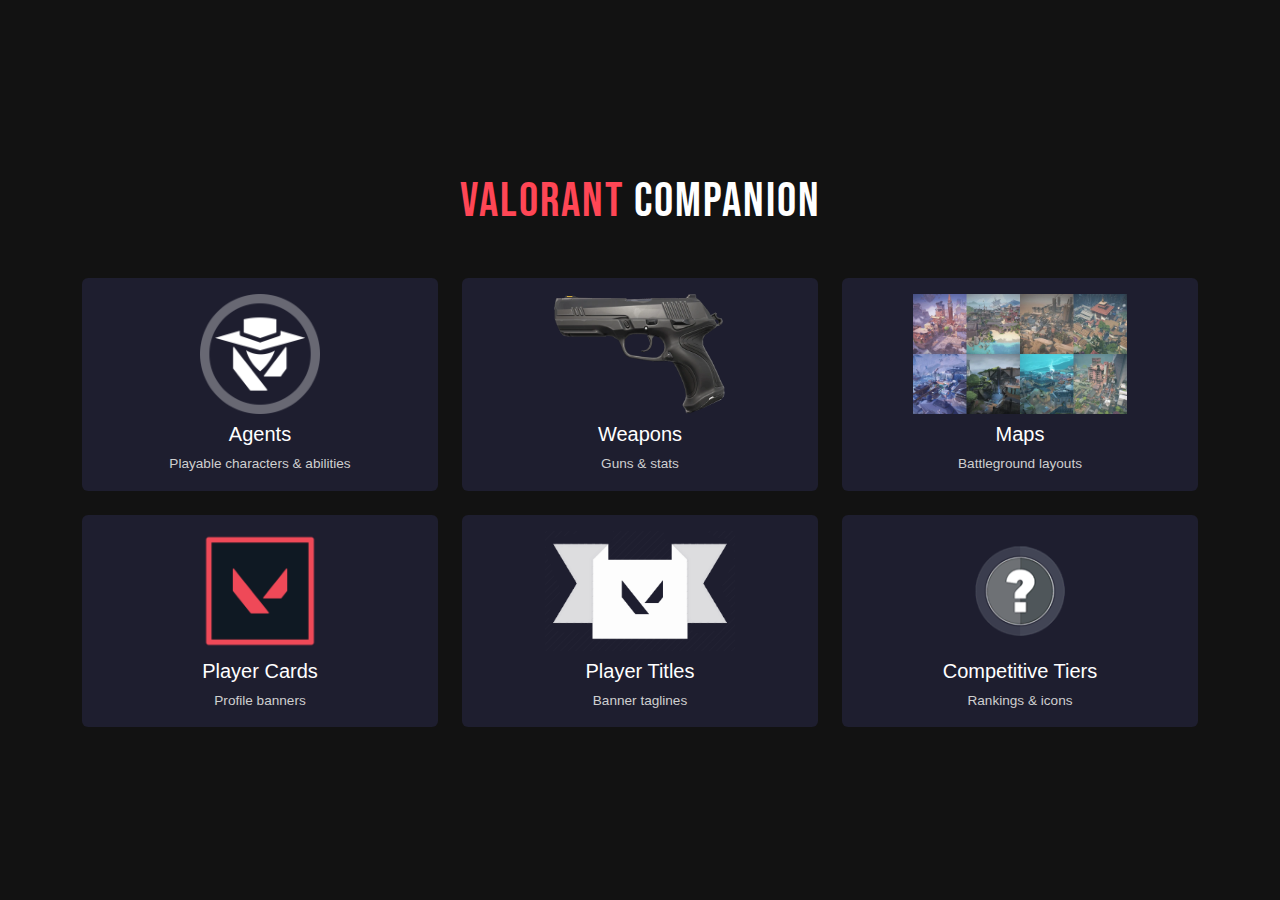
<file: index.html>
<!DOCTYPE html>
<html lang="en">
<head>
  <meta charset="UTF-8"/>
  <meta name="viewport" content="width=device-width, initial-scale=1.0"/>
  <title>Valorant Companion</title>
  <link href="https://cdn.jsdelivr.net/npm/bootstrap@5.3.3/dist/css/bootstrap.min.css" rel="stylesheet"/>
  <link href="https://fonts.googleapis.com/css2?family=Bebas+Neue&display=swap" rel="stylesheet">
  <script src="https://cdn.jsdelivr.net/npm/bootstrap@5.3.3/dist/js/bootstrap.bundle.min.js"></script>
  <link rel="stylesheet" href="style.css" />

  <link rel="icon" href="imgs/valoco.png" sizes="32x32" type="image/png">
  <link rel="icon" href="imgs/valoco.png" sizes="48x48" type="image/png">
</head>
<body class="d-flex align-items-center justify-content-center" style="min-height:100vh;">

  <div class="container text-center">
    <h1 class="valorant-title mb-5">
      <span class="text-danger">Valorant</span> Companion
    </h1>    

    <div class="row row-cols-1 row-cols-sm-2 row-cols-md-3 g-4 justify-content-center">
      <!-- Agents -->
      <div class="col">
        <a href="agents/agents.html" class="text-decoration-none">
          <div class="card h-100 text-center p-3">
            <img src="imgs/agent.webp" alt="Agents" class="card-img-top mb-2" style="height:120px; object-fit:contain;">
            <h5 class="card-title">Agents</h5>
            <p class="card-text">Playable characters &amp; abilities</p>
          </div>
        </a>
      </div>

      <!-- Weapons -->
      <div class="col">
        <a href="weapons/weapons.html" class="text-decoration-none">
          <div class="card h-100 text-center p-3">
            <img src="imgs/Classic.webp" alt="Weapons" class="card-img-top mb-2" style="height:120px; object-fit:contain;">
            <h5 class="card-title">Weapons</h5>
            <p class="card-text">Guns &amp; stats</p>
          </div>
        </a>
      </div>

      <!-- Maps -->
      <div class="col">
        <a href="maps/maps.html" class="text-decoration-none">
          <div class="card h-100 text-center p-3">
            <img src="imgs/map.webp" alt="Maps" class="card-img-top mb-2" style="height:120px; object-fit:contain;">
            <h5 class="card-title">Maps</h5>
            <p class="card-text">Battleground layouts</p>
          </div>
        </a>
      </div>

      <!-- Player Cards -->
      <div class="col">
        <a href="cards/cards.html" class="text-decoration-none">
          <div class="card h-100 text-center p-3">
            <img src="imgs/card.png" alt="Player Cards" class="card-img-top mb-2" style="height:120px; object-fit:contain;">
            <h5 class="card-title">Player Cards</h5>
            <p class="card-text">Profile banners</p>
          </div>
        </a>
      </div>

      <!-- Player Titles -->
      <div class="col">
        <a href="titles/titles.html" class="text-decoration-none">
          <div class="card h-100 text-center p-3">
            <img src="imgs/titles.webp" alt="Player Titles" class="card-img-top mb-2" style="height:120px; object-fit:contain;">
            <h5 class="card-title">Player Titles</h5>
            <p class="card-text">Banner taglines</p>
          </div>
        </a>
      </div>

      <!-- Competitive Tiers -->
      <div class="col">
        <a href="tiers/tiers.html" class="text-decoration-none">
          <div class="card h-100 text-center p-3">
            <img src="imgs/rank.png" alt="Competitive Tiers" class="card-img-top mb-2" style="height:120px; object-fit:contain;">
            <h5 class="card-title">Competitive Tiers</h5>
            <p class="card-text">Rankings &amp; icons</p>
          </div>
        </a>
      </div>
    </div>
  </div>

</body>
</html>
</file>
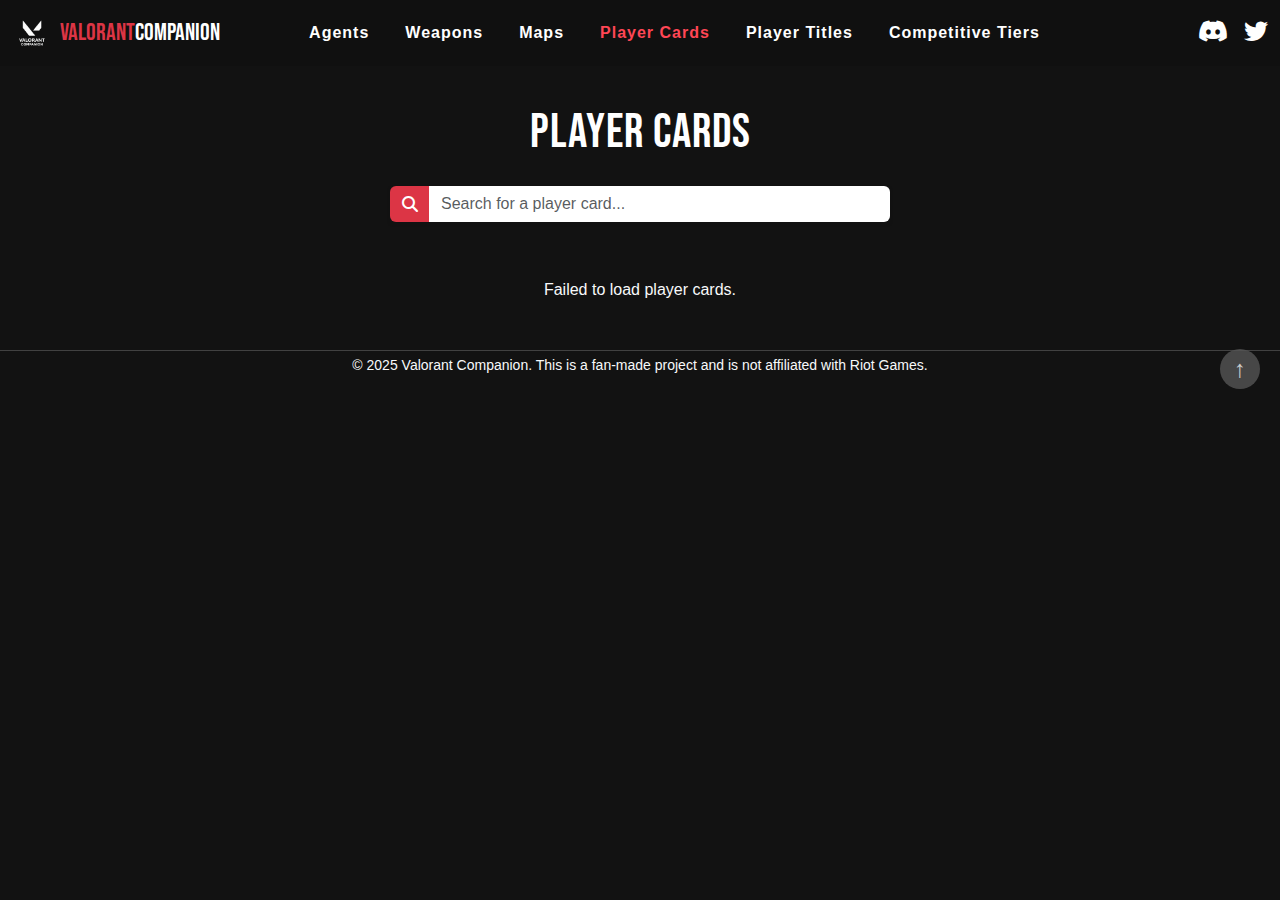
<file: cards/cards.html>
<!DOCTYPE html>
<html lang="en">
<head>
  <meta charset="UTF-8">
  <meta name="viewport" content="width=device-width, initial-scale=1.0"/>
  <title>Player Cards</title>
  <link href="https://cdn.jsdelivr.net/npm/bootstrap@5.3.3/dist/css/bootstrap.min.css" rel="stylesheet">
  <link href="https://fonts.googleapis.com/css2?family=Bebas+Neue&display=swap" rel="stylesheet">
  <link rel="stylesheet" href="https://cdnjs.cloudflare.com/ajax/libs/font-awesome/6.5.1/css/all.min.css">
  <script src="https://cdn.jsdelivr.net/npm/bootstrap@5.3.3/dist/js/bootstrap.bundle.min.js"></script>
  <script src="script.js" defer></script>
  <link rel="stylesheet" href="style.css" />

  <link rel="icon" href="../imgs/valoco.png" sizes="32x32" type="image/png">
  <link rel="icon" href="../imgs/valoco.png" sizes="48x48" type="image/png">
</head>
<body>
<!--Navigations Head Bar-->
  <nav class="navbar navbar-expand-lg navbar-dark mb-4 fixed-top" style="background-color: #101010;">
    <div class="container-fluid">
      <!-- LOGO & App Name -->
      <a class="navbar-brand d-flex align-items-center" href="../index.html">
        <img src="../imgs/valoco.png" alt="Valorant Companion Logo" width="40" class="d-inline-block me-2">
        <span class="text-danger">Valorant</span> Companion
      </a>
      <!-- Hamburger Icon -->
      <button class="navbar-toggler" type="button" data-bs-toggle="collapse" data-bs-target="#navbarNav">
        <i class="fas fa-bars-staggered text-danger fs-3"></i>
      </button>
      <!-- Collapse -->
      <div class="collapse navbar-collapse" id="navbarNav">  
        <!--Navigations-->
        <ul class="navbar-nav mx-auto">
          <li class="nav-item"><a class="nav-link" href="../agents/agents.html">Agents</a></li>
          <li class="nav-item"><a class="nav-link" href="../weapons/weapons.html">Weapons</a></li>
          <li class="nav-item"><a class="nav-link" href="../maps/maps.html">Maps</a></li>
          <li class="nav-item"><a class="nav-link active" href="cards.html">Player Cards</a></li>
          <li class="nav-item"><a class="nav-link" href="../titles/titles.html">Player Titles</a></li>
          <li class="nav-item"><a class="nav-link" href="../tiers/tiers.html">Competitive Tiers</a></li>
        </ul>
        <!-- Social icons -->
         <!--Pang Mobile-->
         <div class="d-flex flex-column flex-lg-row align-items-center ms-lg-auto">
          <div class="d-lg-none mb-3"> 
            <a href="https://discord.com" class="text-white me-3" target="_blank">
              <i class="fab fa-discord" style="font-size: 24px;"></i>
            </a>
            <a href="https://twitter.com" class="text-white" target="_blank">
              <i class="fab fa-twitter" style="font-size: 24px;"></i>
            </a>
          </div>
          <!--Pang Desktop-->
          <div class="d-none d-lg-flex">
            <a href="https://discord.com" class="text-white me-3" target="_blank">
              <i class="fab fa-discord" style="font-size: 24px;"></i>
            </a>
            <a href="https://twitter.com" class="text-white" target="_blank">
              <i class="fab fa-twitter" style="font-size: 24px;"></i>
            </a>
          </div>
        </div>
      </div>
    </div>
  </nav>
  
<!--Content ng Cards-->
  <div class="container my-4">
    <h2 class="text-white mb-4">Player Cards</h2>
    <!-- Search Bar -->
    <div class="input-group mb-4 shadow-sm" style="max-width: 500px; margin: auto;">
      <span class="input-group-text bg-danger text-white border-0">
        <i class="fas fa-search"></i>
      </span>
      <input
        type="text"
        id="cardSearch"
        class="form-control border-0"
        placeholder="Search for a player card..."
        aria-label="Search for a player card"
        style="box-shadow: none;"
      />
    </div>
    <div class="row g-3" id="card-container"></div>
    <!--Loading Para ma load maayos yung cards  -->
    <div id="loading" class="text-center text-light mt-5">Loading...</div>
  </div>
<!--Footer-->
  <footer class="footer mt-5 py-4 bg-dark text-light">
    <div class="container text-center">
      <p class="mb-2">&copy; 2025 Valorant Companion. This is a fan-made project and is not affiliated with Riot Games.</p>
    </div>
    <button id="scrollToTopBtn" title="Go to top">↑</button>
  </footer>

</body>
</html>
</file>
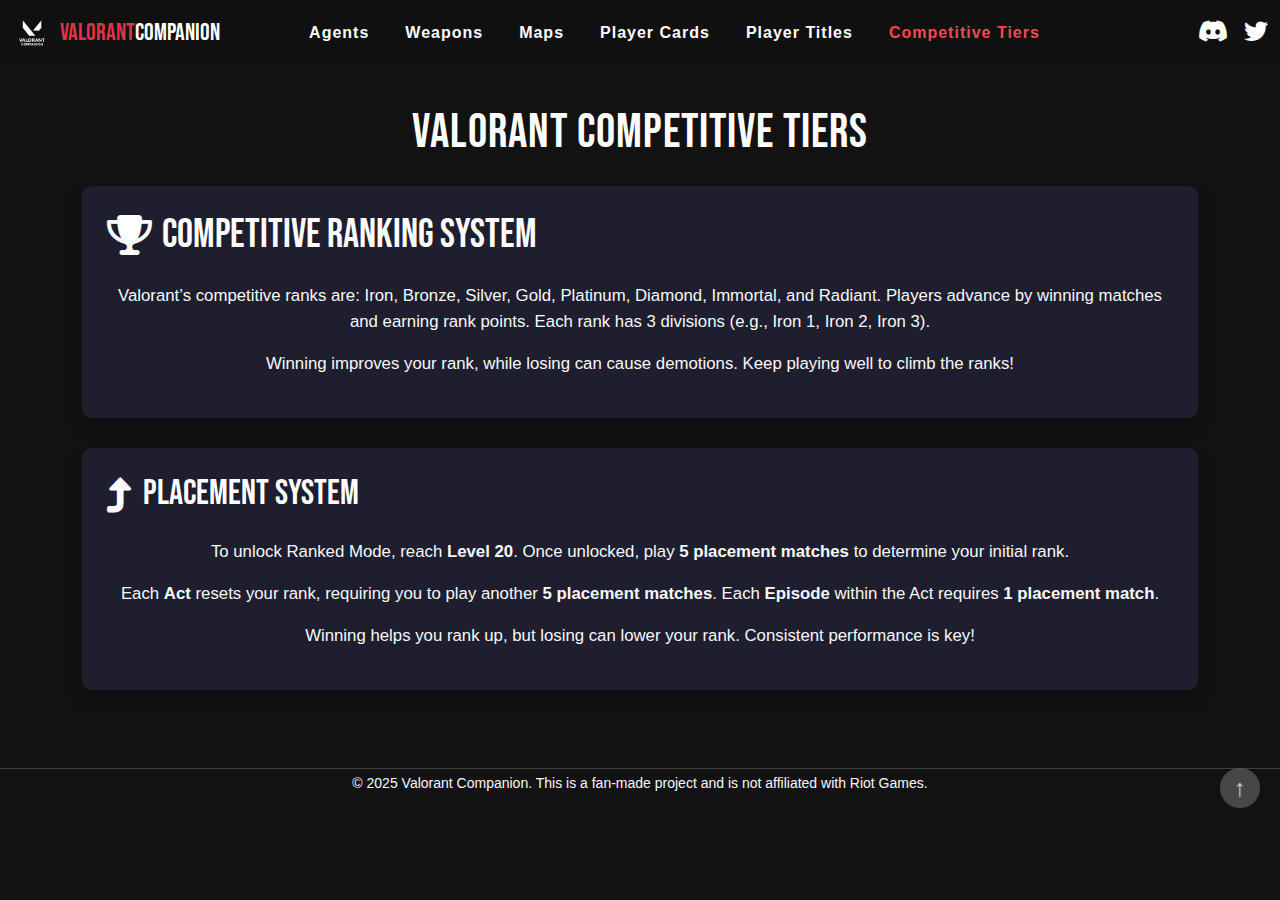
<file: tiers/tiers.html>
<!DOCTYPE html>
<html lang="en">
<head>
  <meta charset="UTF-8">
  <meta name="viewport" content="width=device-width, initial-scale=1.0"/>
  <title>Competitive Tiers</title>
  <link href="https://cdn.jsdelivr.net/npm/bootstrap@5.3.3/dist/css/bootstrap.min.css" rel="stylesheet">
  <link href="https://fonts.googleapis.com/css2?family=Bebas+Neue&display=swap" rel="stylesheet">
  <link rel="stylesheet" href="https://cdnjs.cloudflare.com/ajax/libs/font-awesome/6.5.1/css/all.min.css">
  <script src="https://cdn.jsdelivr.net/npm/bootstrap@5.3.3/dist/js/bootstrap.bundle.min.js"></script>
  <script src="script.js" defer></script>
  <link rel="stylesheet" href="style.css" />

  <link rel="icon" href="../imgs/valoco.png" sizes="32x32" type="image/png">
  <link rel="icon" href="../imgs/valoco.png" sizes="48x48" type="image/png">
</head>
<body>
 <!--Navigations Head Bar-->
  <nav class="navbar navbar-expand-lg navbar-dark mb-4 fixed-top" style="background-color: #101010;">
    <div class="container-fluid">
      <!-- LOGO & App Name -->
      <a class="navbar-brand d-flex align-items-center" href="../index.html">
        <img src="../imgs/valoco.png" alt="Valorant Companion Logo" width="40" class="d-inline-block me-2">
        <span class="text-danger">Valorant</span> Companion
      </a>
      <!-- Hamburger Icon -->
      <button class="navbar-toggler" type="button" data-bs-toggle="collapse" data-bs-target="#navbarNav">
        <i class="fas fa-bars-staggered text-danger fs-3"></i>
      </button>
      <!-- Collapse -->
      <div class="collapse navbar-collapse" id="navbarNav">  
        <!--Navigations-->
        <ul class="navbar-nav mx-auto">
          <li class="nav-item"><a class="nav-link" href="../agents/agents.html">Agents</a></li>
          <li class="nav-item"><a class="nav-link" href="../weapons/weapons.html">Weapons</a></li>
          <li class="nav-item"><a class="nav-link" href="../maps/maps.html">Maps</a></li>
          <li class="nav-item"><a class="nav-link" href="../cards/cards.html">Player Cards</a></li>
          <li class="nav-item"><a class="nav-link" href="../titles/titles.html">Player Titles</a></li>
          <li class="nav-item"><a class="nav-link active" href="tiers.html">Competitive Tiers</a></li>
        </ul>
       <!-- Social icons -->
         <!--Pang Mobile-->
         <div class="d-flex flex-column flex-lg-row align-items-center ms-lg-auto">
          <div class="d-lg-none mb-3"> 
            <a href="https://discord.com" class="text-white me-3" target="_blank">
              <i class="fab fa-discord" style="font-size: 24px;"></i>
            </a>
            <a href="https://twitter.com" class="text-white" target="_blank">
              <i class="fab fa-twitter" style="font-size: 24px;"></i>
            </a>
          </div>
          <!--Pang Desktop-->
          <div class="d-none d-lg-flex">
            <a href="https://discord.com" class="text-white me-3" target="_blank">
              <i class="fab fa-discord" style="font-size: 24px;"></i>
            </a>
            <a href="https://twitter.com" class="text-white" target="_blank">
              <i class="fab fa-twitter" style="font-size: 24px;"></i>
            </a>
          </div>
        </div>
      </div>
    </div>
  </nav>

  <!--Content for Competitive Rank tiers -->
  <div class="container mt-4">
    <h2 class="mb-4">Valorant Competitive Tiers</h2>

  <!-- Info about the rank system -->
    <div class="rank-system-info">
      <h5 class="text-center text-white mb-4">
        <i class="fas fa-trophy"></i> Competitive Ranking System
      </h5>
      <p class="text-center text-light">
        Valorant’s competitive ranks are: Iron, Bronze, Silver, Gold, Platinum, Diamond, Immortal, and Radiant. Players advance by winning matches and earning rank points. Each rank has 3 divisions (e.g., Iron 1, Iron 2, Iron 3).
      </p>
      <p class="text-center text-light">
        Winning improves your rank, while losing can cause demotions. Keep playing well to climb the ranks!
      </p>
    </div>

<!-- Placement System Information Section -->
    <div class="placement-system-info">
      <h5 class="text-center text-white mb-4">
        <i class="fas fa-level-up-alt"></i> Placement System
      </h5>
      <p class="text-center text-light">
        To unlock Ranked Mode, reach <strong>Level 20</strong>. Once unlocked, play <strong>5 placement matches</strong> to determine your initial rank.
      </p>
      <p class="text-center text-light">
        Each <strong>Act</strong> resets your rank, requiring you to play another <strong>5 placement matches</strong>. Each <strong>Episode</strong> within the Act requires <strong>1 placement match</strong>.
      </p>
      <p class="text-center text-light">
        Winning helps you rank up, but losing can lower your rank. Consistent performance is key!
      </p>
    </div>

    <div class="row" id="tier-container"></div> <!--Content Galing sa API-->
  </div>

<!-- Tier Info Modal -->
<div class="modal fade" id="tierModal" tabindex="-1" aria-labelledby="tierModalLabel" aria-hidden="true">
  <div class="modal-dialog modal-dialog-centered">
    <div class="modal-content">
      <div class="modal-header">
        <h5 class="modal-title" id="tierModalLabel">Tier Info</h5>
        <button type="button" class="btn-close" data-bs-dismiss="modal" aria-label="Close"></button>
      </div>
      <div class="modal-body" id="modalBody">
        <!-- Content is injected here -->
      </div>
    </div>
  </div>
</div>

  <!-- Footer Section -->
  <footer class="footer mt-5 py-4 bg-dark text-light">
    <div class="container text-center">
      <p class="mb-2">&copy; 2025 Valorant Companion. This is a fan-made project and is not affiliated with Riot Games.</p>
    </div>
    <button id="scrollToTopBtn" title="Go to top">↑</button>
  </footer>

</body>
</html>
</file>
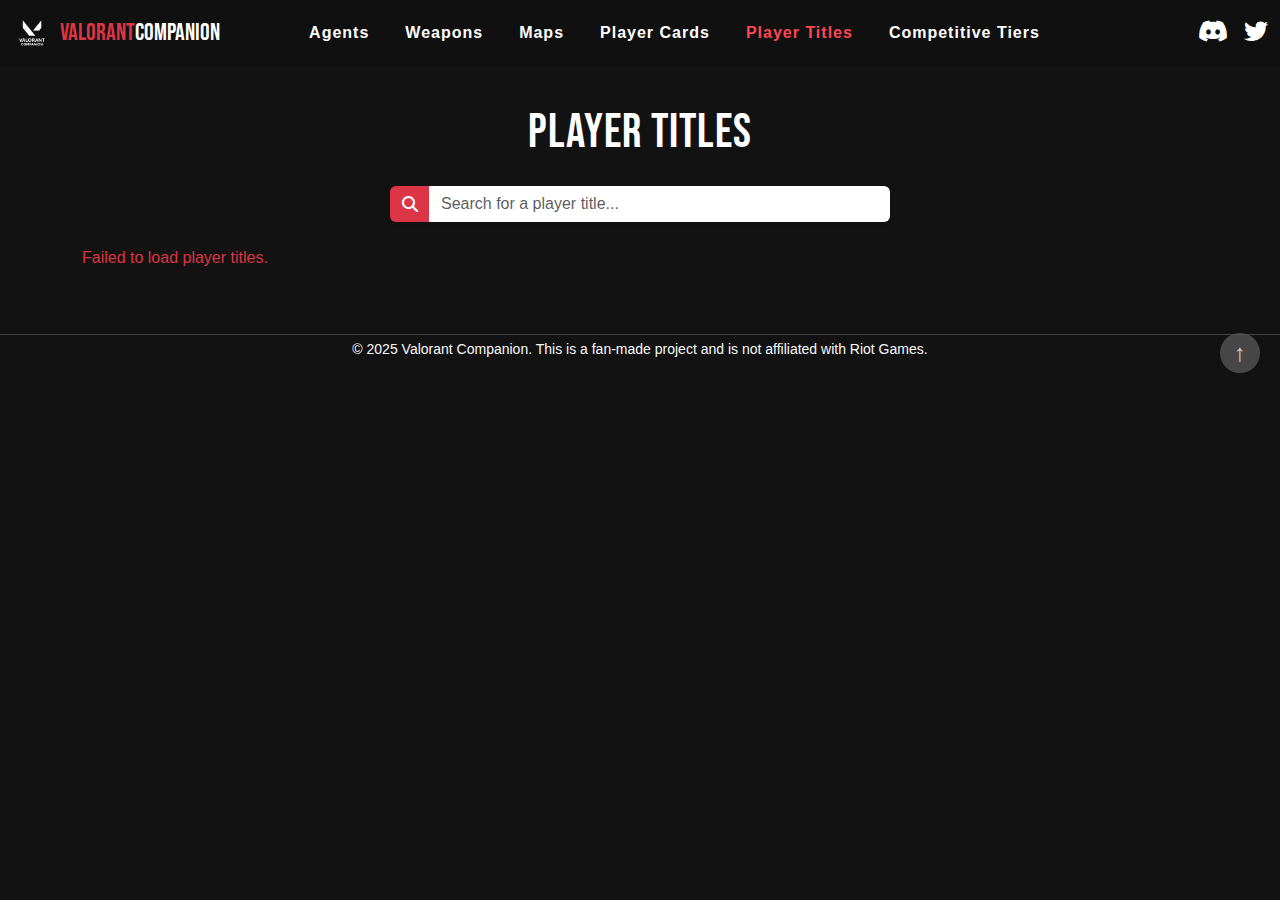
<file: titles/titles.html>
<!DOCTYPE html>
<html lang="en">
<head>
  <meta charset="UTF-8">
  <meta name="viewport" content="width=device-width, initial-scale=1.0"/>
  <title>Player Titles</title>
  <link href="https://cdn.jsdelivr.net/npm/bootstrap@5.3.3/dist/css/bootstrap.min.css" rel="stylesheet">
  <link href="https://fonts.googleapis.com/css2?family=Bebas+Neue&display=swap" rel="stylesheet">
  <link rel="stylesheet" href="https://cdnjs.cloudflare.com/ajax/libs/font-awesome/6.5.1/css/all.min.css">
  <script src="https://cdn.jsdelivr.net/npm/bootstrap@5.3.3/dist/js/bootstrap.bundle.min.js"></script>
  <script src="script.js"></script>
  <link rel="stylesheet" href="style.css" />

  <link rel="icon" href="../imgs/valoco.png" sizes="32x32" type="image/png">
  <link rel="icon" href="../imgs/valoco.png" sizes="48x48" type="image/png">
</head>
<body>
  <!--Navigations Head Bar-->
  <nav class="navbar navbar-expand-lg navbar-dark mb-4 fixed-top" style="background-color: #101010;">
    <div class="container-fluid">
      <!-- LOGO & App Name -->
      <a class="navbar-brand d-flex align-items-center" href="../index.html">
        <img src="../imgs/valoco.png" alt="Valorant Companion Logo" width="40" class="d-inline-block me-2">
        <span class="text-danger">Valorant</span> Companion
      </a>
      <!-- Hamburger Icon -->
      <button class="navbar-toggler" type="button" data-bs-toggle="collapse" data-bs-target="#navbarNav">
        <i class="fas fa-bars-staggered text-danger fs-3"></i>
      </button>
      <!-- Collapse -->
      <div class="collapse navbar-collapse" id="navbarNav">  
        <!--Navigations-->
        <ul class="navbar-nav mx-auto">
          <li class="nav-item"><a class="nav-link" href="../agents/agents.html">Agents</a></li>
          <li class="nav-item"><a class="nav-link" href="../weapons/weapons.html">Weapons</a></li>
          <li class="nav-item"><a class="nav-link" href="../maps/maps.html">Maps</a></li>
          <li class="nav-item"><a class="nav-link" href="../cards/cards.html">Player Cards</a></li>
          <li class="nav-item"><a class="nav-link active" href="titles.html">Player Titles</a></li>
          <li class="nav-item"><a class="nav-link" href="../tiers/tiers.html">Competitive Tiers</a></li>
        </ul>
      <!-- Social icons -->
         <!--Pang Mobile-->
         <div class="d-flex flex-column flex-lg-row align-items-center ms-lg-auto">
          <div class="d-lg-none mb-3"> 
            <a href="https://discord.com" class="text-white me-3" target="_blank">
              <i class="fab fa-discord" style="font-size: 24px;"></i>
            </a>
            <a href="https://twitter.com" class="text-white" target="_blank">
              <i class="fab fa-twitter" style="font-size: 24px;"></i>
            </a>
          </div>
          <!--Pang Desktop-->
          <div class="d-none d-lg-flex">
            <a href="https://discord.com" class="text-white me-3" target="_blank">
              <i class="fab fa-discord" style="font-size: 24px;"></i>
            </a>
            <a href="https://twitter.com" class="text-white" target="_blank">
              <i class="fab fa-twitter" style="font-size: 24px;"></i>
            </a>
          </div>
        </div>
      </div>
    </div>
  </nav>

  <!--Content for Titles-->
  <div class="container my-4">
    <h2 class="mb-4">Player Titles</h2>
    <!-- Search Bar -->
      <div class="input-group mb-4 shadow-sm" style="max-width: 500px; margin: auto;">
        <span class="input-group-text bg-danger text-white border-0">
          <i class="fas fa-search"></i>
        </span>
        <input
          type="text"
          id="titleSearch"
          class="form-control border-0"
          placeholder="Search for a player title..."
          aria-label="Search for a player title"
          style="box-shadow: none;"
        />
      </div>
    <div class="row g-2" id="title-container"></div><!--Content galing sa API-->
  </div>

  <!--Footer-->
  <footer class="footer mt-5 py-4 bg-dark text-light">
    <div class="container text-center">
      <p class="mb-2">&copy; 2025 Valorant Companion. This is a fan-made project and is not affiliated with Riot Games.</p>
    </div>
    <button id="scrollToTopBtn" title="Go to top">↑</button>
  </footer>

</body>
</html>
</file>
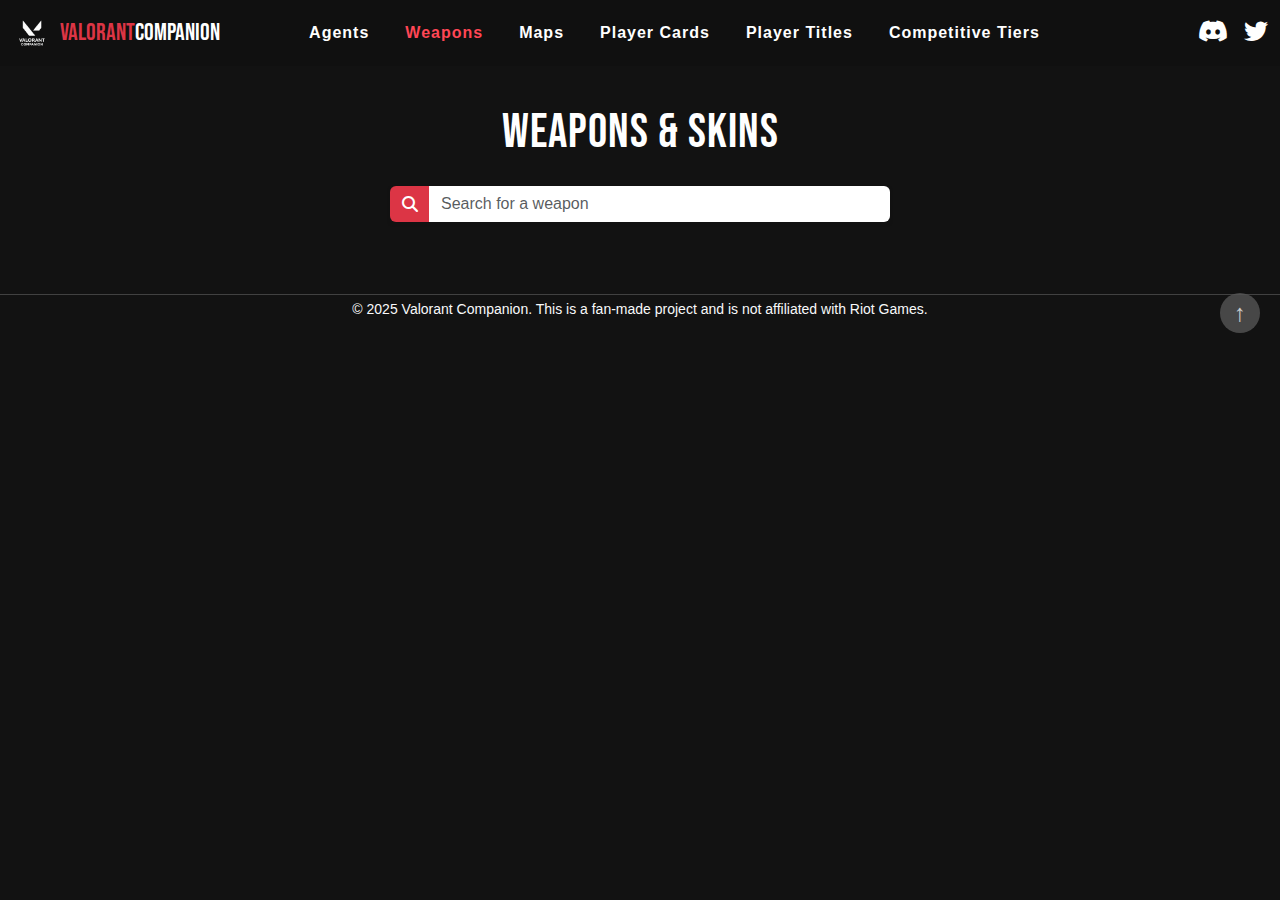
<file: weapons/weapons.html>
<!DOCTYPE html>
<html lang="en">
<head>
  <meta charset="UTF-8">
  <meta name="viewport" content="width=device-width, initial-scale=1.0"/>
  <title>Valorant Weapons and Skins</title>
  <link href="https://cdn.jsdelivr.net/npm/bootstrap@5.3.3/dist/css/bootstrap.min.css" rel="stylesheet">
  <link href="https://fonts.googleapis.com/css2?family=Bebas+Neue&display=swap" rel="stylesheet">
  <link rel="stylesheet" href="https://cdnjs.cloudflare.com/ajax/libs/font-awesome/6.5.1/css/all.min.css">
  <script src="https://cdn.jsdelivr.net/npm/bootstrap@5.3.3/dist/js/bootstrap.bundle.min.js"></script>
  <script src="script.js" defer></script>
  <link rel="stylesheet" href="style.css" />

  <link rel="icon" href="../imgs/valoco.png" sizes="32x32" type="image/png">
  <link rel="icon" href="../imgs/valoco.png" sizes="48x48" type="image/png">
</head>
<body>
  <!--Navigations Head Bar-->
  <nav class="navbar navbar-expand-lg navbar-dark mb-4 fixed-top" style="background-color: #101010;">
    <div class="container-fluid">
      <!-- LOGO & App Name -->
      <a class="navbar-brand d-flex align-items-center" href="../index.html">
        <img src="../imgs/valoco.png" alt="Valorant Companion Logo" width="40" class="d-inline-block me-2">
        <span class="text-danger">Valorant</span> Companion
      </a>
      <!-- Hamburger Icon -->
      <button class="navbar-toggler" type="button" data-bs-toggle="collapse" data-bs-target="#navbarNav">
        <i class="fas fa-bars-staggered text-danger fs-3"></i>
      </button>
      <!-- Collapse -->
      <div class="collapse navbar-collapse" id="navbarNav">  
        <!--Navigations-->
        <ul class="navbar-nav mx-auto">
          <li class="nav-item"><a class="nav-link" href="../agents/agents.html">Agents</a></li>
          <li class="nav-item"><a class="nav-link active" href="weapons.html">Weapons</a></li>
          <li class="nav-item"><a class="nav-link" href="../maps/maps.html">Maps</a></li>
          <li class="nav-item"><a class="nav-link" href="../cards/cards.html">Player Cards</a></li>
          <li class="nav-item"><a class="nav-link" href="../titles/titles.html">Player Titles</a></li>
          <li class="nav-item"><a class="nav-link" href="../tiers/tiers.html">Competitive Tiers</a></li>
        </ul>
        <!-- Social icons -->
         <!--Pang Mobile-->
         <div class="d-flex flex-column flex-lg-row align-items-center ms-lg-auto">
          <div class="d-lg-none mb-3"> 
            <a href="https://discord.com" class="text-white me-3" target="_blank">
              <i class="fab fa-discord" style="font-size: 24px;"></i>
            </a>
            <a href="https://twitter.com" class="text-white" target="_blank">
              <i class="fab fa-twitter" style="font-size: 24px;"></i>
            </a>
          </div>
          <!--Pang Desktop-->
          <div class="d-none d-lg-flex">
            <a href="https://discord.com" class="text-white me-3" target="_blank">
              <i class="fab fa-discord" style="font-size: 24px;"></i>
            </a>
            <a href="https://twitter.com" class="text-white" target="_blank">
              <i class="fab fa-twitter" style="font-size: 24px;"></i>
            </a>
          </div>
        </div>
      </div>
    </div>
  </nav>

  <!--Main Body Content-->
  <div class="container my-4">
    <h2 class="mb-4">Weapons & Skins</h2>
    <!-- Search Bar -->
      <div class="input-group mb-4 shadow-sm" style="max-width: 500px; margin: auto;">
        <span class="input-group-text bg-danger text-white border-0">
          <i class="fas fa-search"></i>
        </span>
        <input
          type="text"
          id="weaponSearch"
          class="form-control border-0"
          placeholder="Search for a weapon"
          aria-label="Search for a weapon"
          style="box-shadow: none;"
          oninput="filterWeapons()"
        />
      </div>
    <div class="row" id="weapon-container"></div><!--Content mismo galing sa API-->
  </div>

<!--Modal-->
  <div class="modal fade" id="skinModal" tabindex="-1" aria-labelledby="skinModalLabel" aria-hidden="true">
    <div class="modal-dialog modal-lg modal-dialog-scrollable">
      <div class="modal-content">
        <div class="modal-header">
          <h5 class="modal-title" id="skinModalLabel">Weapon Skins</h5>
          <button type="button" class="btn-close" data-bs-dismiss="modal"></button>
        </div>
        <div class="modal-body">
           <!-- Modal Search Bar -->
              <div class="input-group mb-4 shadow-sm" style="max-width: 500px; margin: auto;">
                <span class="input-group-text bg-danger text-white border-0">
                  <i class="fas fa-search"></i>
                </span>
                <input
                  type="text"
                  id="skinSearch"
                  class="form-control border-0"
                  placeholder="Search for a skin"
                  aria-label="Search for a skin"
                  style="box-shadow: none;"
                  oninput="filterSkins()"
                />
              </div>
          <div class="row" id="skin-container"></div>
        </div>
      </div>
    </div>
  </div>

<!--Footer-->
  <footer class="footer mt-5 py-4 bg-dark text-light">
    <div class="container text-center">
      <p class="mb-2">&copy; 2025 Valorant Companion. This is a fan-made project and is not affiliated with Riot Games.</p>
    </div>
    <button id="scrollToTopBtn" title="Go to top">↑</button>
  </footer>

</body>
</html>
</file>
<file: style.css>
body {
    background-color: #121212;
    color: #fff;
    font-family: 'Segoe UI', sans-serif;
  }

  /* Valorant-style page title */
.valorant-title {
  font-family: 'Bebas Neue', sans-serif; /* or your TungstenBold if you have it */
  font-size: 3rem;
  text-transform: uppercase;
  letter-spacing: 2px;
  color: #ffffff;
  text-align: center;
}

/* Ensure the span stays your signature red */
.valorant-title .text-danger {
  color: #FF4655 !important;
}

  .card {
    background-color: #1e1e2f;
    border: none;
    transition: transform 0.2s;
    cursor: default;
  }
  
  .card:hover {
    transform: scale(1.03);
  }
  
  .card-title {
    color: #ffffff;
    margin-bottom: 0.5rem;
  }
  
  .card-text {
    color: #cfcfcf;
    font-size: 0.85rem;
  }
</file>
<file: cards/style.css>
body {
    background-color: #121212;
    color: #fff;
    font-family: 'Segoe UI', sans-serif;
    padding-top: 80px; 
  }

h2 {
    font-family: 'Bebas Neue', sans-serif;
    font-size: 3rem;
    letter-spacing: 1px;
    text-align: center;
    color: #ffffff;
}
/*NAVIGATION CSS*/
  .navbar {
    background-color: #101010; 
  } 
  .navbar-nav .nav-item .nav-link {
    color: #fff !important;
    font-weight: 600;
    letter-spacing: 1px;
    transition: all 0.3s ease;
  }  
  .navbar-nav .nav-item .nav-link:hover {
    color: #FF4655 !important; 
    text-transform: uppercase; 
    font-weight: bold;
  }
  .navbar-nav .nav-item .nav-link.active {
    color: #FF4655 !important; 
    font-weight: bold;
  } 
  .navbar-brand img {
    max-height: 50px; 
    margin-right: 10px; 
  } 
  .navbar-brand {
    font-family: 'Bebas Neue', sans-serif;
    font-size: 1.5rem;
    color: #fff;
  } 
  .navbar-nav .nav-item {
    margin-right: 20px; 
  } 
  .navbar-toggler {
    border: 1px solid #ffffff; 
  } 
  .navbar-toggler-icon {
    background-color: #ffffff; 
  }

  /*CARD CSS*/
  .card {
    background-color: #1e1e2f !important;
    border: none;
    margin-bottom: 20px;
    transition: transform 0.2s;
    min-height: 450px; 
  }

  .card-title {
    min-height: 40px; 
    display: flex;
    align-items: center;
    justify-content: center;
    text-align: center;
  }
  
  .playercard-img {
    height: 450px;
    object-fit: cover;
    border-radius: 10px;
    width: 100%;
  }
  
  /*FOOTER CSS*/
  .footer {
    /* Normal position */
    position: relative;
    
    background-color: transparent !important;
    padding: 4px 0 !important;
    border-top: 1px solid rgba(255, 255, 255, 0.2);
    color: #ffffff;
    text-align: center;
    font-size: 14px;
    width: 100%;
  }
  
  #scrollToTopBtn {
    /* Keep inside the footer */
    position: absolute;
    right: 20px;
    top: 50%;
    transform: translateY(-50%);
    
    width: 40px;
    height: 40px;
    border: none;
    border-radius: 50%;
    font-size: 24px;
    background-color: #555;
    color: #fff;
    cursor: pointer;
    opacity: 0.8;
    transition: opacity 0.3s;
  }
  
  #scrollToTopBtn:hover {
    opacity: 1;
  }
</file>
<file: tiers/style.css>
body {
    background-color: #121212;
    color: #fff;
    font-family: 'Segoe UI', sans-serif;
    padding-top: 80px; 
  }

  h2 {
    font-family: 'Bebas Neue', sans-serif;
    font-size: 3rem;
    letter-spacing: 1px;
    text-align: center;
    color: #ffffff;
  }

  /*CSS FOR NAVIGATION BAR*/
.navbar {
  background-color: #101010; 
}
.navbar-nav .nav-item .nav-link {
  color: #fff !important;
  font-weight: 600;
  letter-spacing: 1px;
  transition: all 0.3s ease;
}
.navbar-nav .nav-item .nav-link:hover {
  color: #FF4655 !important; 
  text-transform: uppercase; 
  font-weight: bold;
}
.navbar-nav .nav-item .nav-link.active {
  color: #FF4655 !important; 
  font-weight: bold;
}
.navbar-brand img {
  max-height: 50px; 
  margin-right: 10px; 
}
.navbar-brand {
  font-family: 'Bebas Neue', sans-serif;
  font-size: 1.5rem;
  color: #fff;
}
.navbar-nav .nav-item {
  margin-right: 20px; 
}
.navbar-toggler {
  border: 1px solid #ffffff; 
}
.navbar-toggler-icon {
  background-color: #ffffff; 
}

/*RANK TIER CSS*/
  .tier-card {
    background-color: #1e1e2f;
    border-radius: 10px;
    padding: 15px;
    box-shadow: 0 4px 8px rgba(0,0,0,0.1);
    text-align: center;
    color: #cfcfcf;
    transition: transform 0.2s ease, box-shadow 0.2s ease;
    cursor: pointer;
    border-radius: 15px;
  }

  .tier-card:hover {
    transform: scale(1.05);
    box-shadow: 0 0 15px rgba(255, 0, 0, 0.5);
    border-color: #ff4655;
  }

  .tier-img {
      height: 80px;
      object-fit: contain;
      margin-bottom: 10px;
    }

    .tier-set-title {
      font-size: 1.5rem;
      font-weight: bold;
      margin-top: 40px;
      color: #ffffff;
    }
/* Rank System Info */
.rank-system-info {
  background-color: #1e1e2f;
  border-radius: 10px;
  padding: 25px;
  margin-bottom: 30px;
  box-shadow: 0 8px 16px rgba(0, 0, 0, 0.2);
  transition: transform 0.3s ease-in-out;
}

.rank-system-info:hover {
  transform: scale(1.03);
}

.rank-system-info h5 {
  font-family: 'Bebas Neue', sans-serif;
  font-size: 2.5rem;
  color: #FF4655;
  margin-bottom: 15px;
  display: flex;
  align-items: center;
  gap: 10px;
}

.rank-system-info p {
  font-size: 1.05rem;
  color: #ccc;
  line-height: 1.6;
  margin-bottom: 15px;
}

/* Modal CSS */
.modal-body {
  background-color: #2c2f36; 
  color: #fff; 
}

.modal-header {
  background-color: #2c2f36;
  color: #fff; 
}

.modal-content {
  border-radius: 8px; 
}

/* Placement System CSS*/
.placement-system-info {
  background-color: #1e1e2f;
  border-radius: 10px;
  padding: 25px;
  margin-bottom: 30px;
  box-shadow: 0 8px 16px rgba(0, 0, 0, 0.2);
  transition: transform 0.3s ease-in-out;
}

.placement-system-info:hover {
  transform: scale(1.03);
}

.placement-system-info h5 {
  font-family: 'Bebas Neue', sans-serif;
  font-size: 2.2rem;
  color: #FF4655;
  margin-bottom: 15px;
  display: flex;
  align-items: center;
  gap: 10px;
}

.placement-system-info p {
  font-size: 1.05rem;
  color: #ccc;
  line-height: 1.6;
  margin-bottom: 15px;
}


/*FOOTER CSS*/
.footer {
  /* Normal position */
  position: relative;
  
  background-color: transparent !important;
  padding: 4px 0 !important;
  border-top: 1px solid rgba(255, 255, 255, 0.2);
  color: #ffffff;
  text-align: center;
  font-size: 14px;
  width: 100%;
}

#scrollToTopBtn {
  /* Keep inside the footer */
  position: absolute;
  right: 20px;
  top: 50%;
  transform: translateY(-50%);
  
  width: 40px;
  height: 40px;
  border: none;
  border-radius: 50%;
  font-size: 24px;
  background-color: #555;
  color: #fff;
  cursor: pointer;
  opacity: 0.8;
  transition: opacity 0.3s;
}

#scrollToTopBtn:hover {
  opacity: 1;
}
</file>
<file: titles/style.css>
body {
    background-color: #121212;
    color: #ffffff;
    font-family: 'Segoe UI', sans-serif;
    padding-top: 80px; 
  }

  h2 {
    font-family: 'Bebas Neue', sans-serif;
    font-size: 3rem;
    letter-spacing: 1px;
    text-align: center;
    color: #ffffff;
  }

  /*CSS FOR NAVIGATION BAR*/
.navbar {
  background-color: #101010; 
}
.navbar-nav .nav-item .nav-link {
  color: #fff !important;
  font-weight: 600;
  letter-spacing: 1px;
  transition: all 0.3s ease;
}
.navbar-nav .nav-item .nav-link:hover {
  color: #FF4655 !important; 
  text-transform: uppercase; 
  font-weight: bold;
}
.navbar-nav .nav-item .nav-link.active {
  color: #FF4655 !important; 
  font-weight: bold;
}
.navbar-brand img {
  max-height: 50px; 
  margin-right: 10px; 
}
.navbar-brand {
  font-family: 'Bebas Neue', sans-serif;
  font-size: 1.5rem;
  color: #fff;
}
.navbar-nav .nav-item {
  margin-right: 20px; 
}
.navbar-toggler {
  border: 1px solid #ffffff; 
}
.navbar-toggler-icon {
  background-color: #ffffff; 
}

/*TITLE CARD CSS*/
.title-card {
  background-color: #1e1e2f;
  color: #ffffff;
  border-radius: 10px;
  font-weight: bold;
  font-size: 1.05rem;
  transition: background-color 0.3s ease, transform 0.2s;
  cursor: default;

  height: 100%;
  display: flex; 
  align-items: center;
  justify-content: center;
  text-align: center;
  padding: 1.5rem;
}

/*FOOTER CSS*/
.footer {
  /* Normal position */
  position: relative;
  
  background-color: transparent !important;
  padding: 4px 0 !important;
  border-top: 1px solid rgba(255, 255, 255, 0.2);
  color: #ffffff;
  text-align: center;
  font-size: 14px;
  width: 100%;
}

#scrollToTopBtn {
  /* Keep inside the footer */
  position: absolute;
  right: 20px;
  top: 50%;
  transform: translateY(-50%);
  
  width: 40px;
  height: 40px;
  border: none;
  border-radius: 50%;
  font-size: 24px;
  background-color: #555;
  color: #fff;
  cursor: pointer;
  opacity: 0.8;
  transition: opacity 0.3s;
}

#scrollToTopBtn:hover {
  opacity: 1;
}
</file>
<file: weapons/style.css>
body {
    background-color: #121212;
    color: #fff;
    font-family: 'Segoe UI', sans-serif;
    padding-top: 80px; 
  }

  h2 {
    font-family: 'Bebas Neue', sans-serif;
    font-size: 3rem;
    letter-spacing: 1px;
    text-align: center;
    color: #ffffff;
  }
/*CSS FOR NAVIGATION BAR*/
.navbar {
  background-color: #101010; 
}
.navbar-nav .nav-item .nav-link {
  color: #fff !important;
  font-weight: 600;
  letter-spacing: 1px;
  transition: all 0.3s ease;
}
.navbar-nav .nav-item .nav-link:hover {
  color: #FF4655 !important; 
  text-transform: uppercase; 
  font-weight: bold;
}
.navbar-nav .nav-item .nav-link.active {
  color: #FF4655 !important; 
  font-weight: bold;
}
.navbar-brand img {
  max-height: 50px; 
  margin-right: 10px; 
}
.navbar-brand {
  font-family: 'Bebas Neue', sans-serif;
  font-size: 1.5rem;
  color: #fff;
}
.navbar-nav .nav-item {
  margin-right: 20px; 
}
.navbar-toggler {
  border: 1px solid #ffffff; 
}
.navbar-toggler-icon {
  background-color: #ffffff; 
}

/*WEAPONS & SKINS CSS*/
.weapon-img {
    height: 120px;
    object-fit: contain;
    margin-bottom: 10px;
  }
  
  .skin-img {
    height: 100px;
    object-fit: contain;
    margin-bottom: 10px;
  }
  
  .card {
    background-color: #1e1e2f;
    border-radius: 10px;
    padding: 15px;
    box-shadow: 0 4px 8px rgba(0, 0, 0, 0.1);
    text-align: center;
    color: #cfcfcf;
  }
  
  .modal-content{
    background-color: #121212;
  }

  .btn:hover{
    transform: scale(1.03);
  }

  
  /*FOOTER CSS*/
  .footer {
    /* Normal position */
    position: relative;
    
    background-color: transparent !important;
    padding: 4px 0 !important;
    border-top: 1px solid rgba(255, 255, 255, 0.2);
    color: #ffffff;
    text-align: center;
    font-size: 14px;
    width: 100%;
  }
  
  #scrollToTopBtn {
    /* Keep inside the footer */
    position: absolute;
    right: 20px;
    top: 50%;
    transform: translateY(-50%);
    
    width: 40px;
    height: 40px;
    border: none;
    border-radius: 50%;
    font-size: 24px;
    background-color: #555;
    color: #fff;
    cursor: pointer;
    opacity: 0.8;
    transition: opacity 0.3s;
  }
  
  #scrollToTopBtn:hover {
    opacity: 1;
  }
</file>
